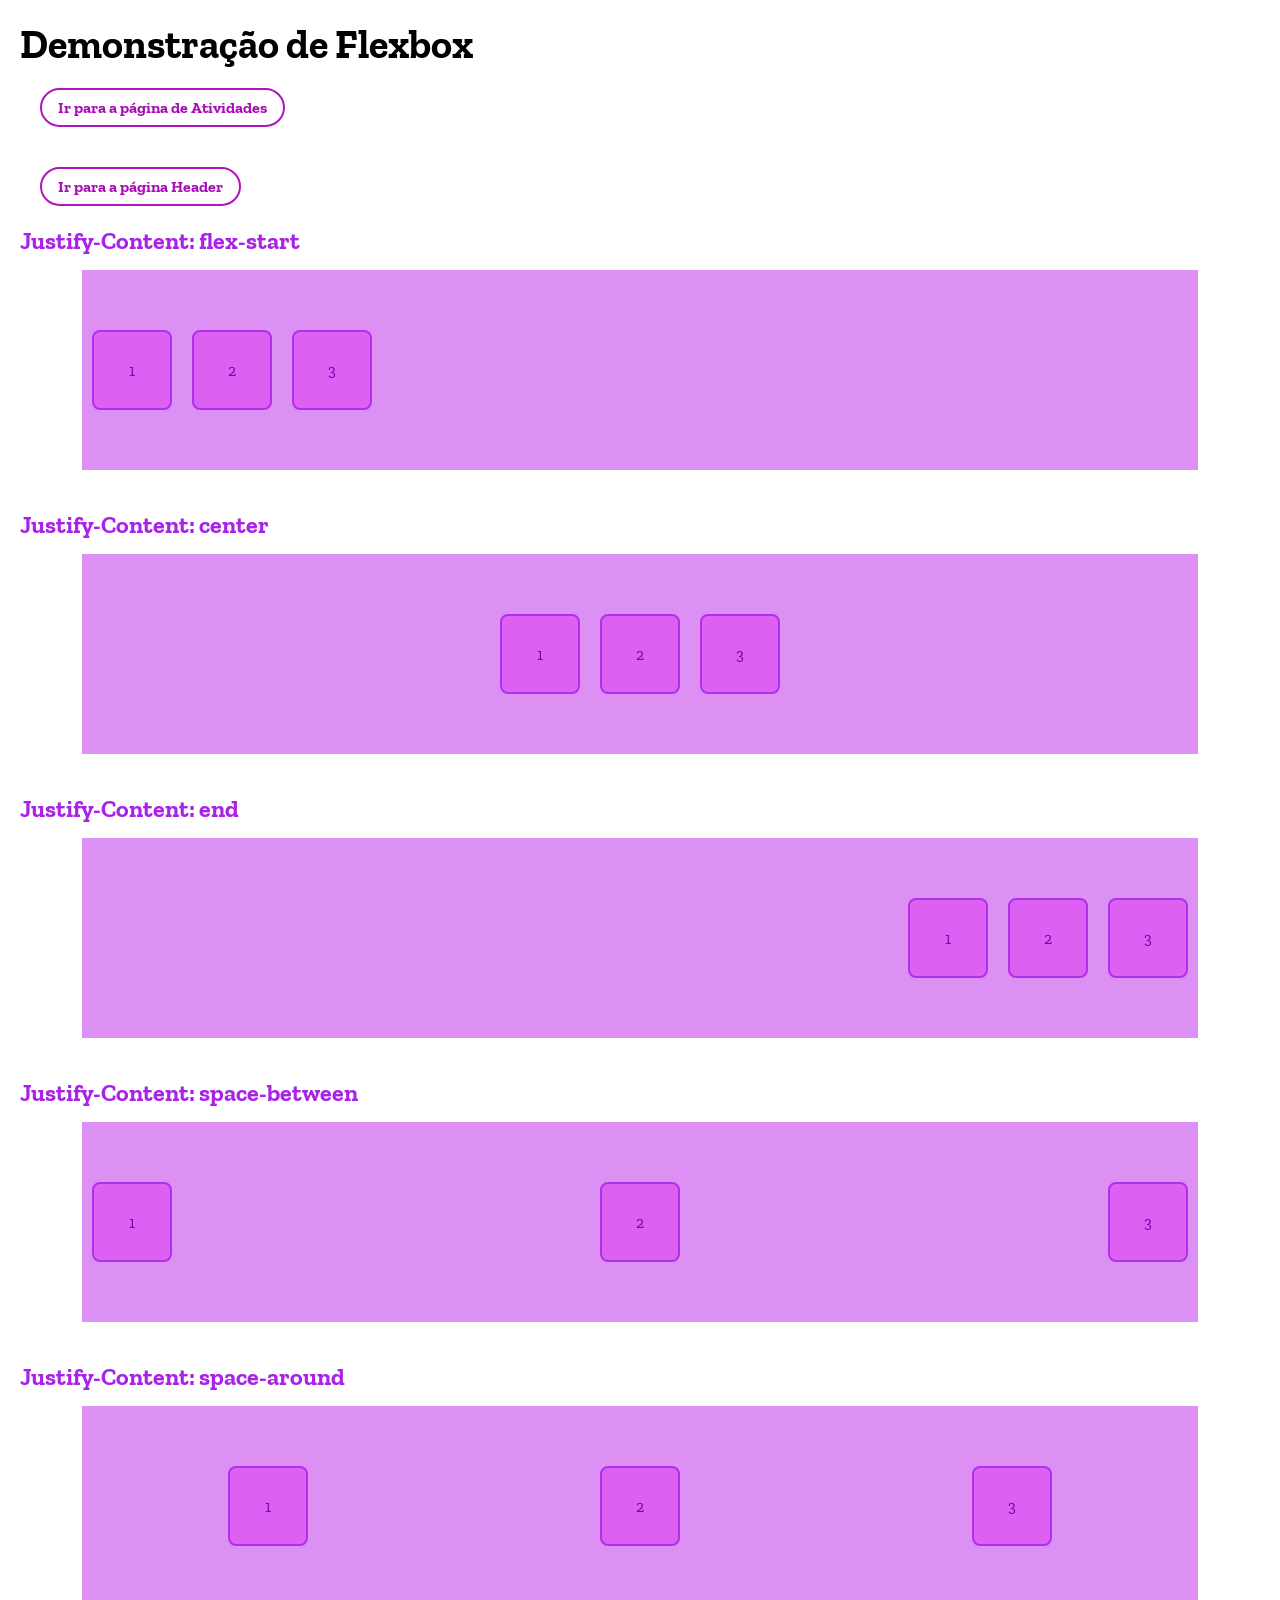
<file: index.html>
<!DOCTYPE html>
<html lang="pt-BR">
<head>
    <meta charset="UTF-8">
    <meta name="viewport" content="width=device-width, initial-scale=1.0">
    <title>Aulas LIMA</title>
    <link rel="stylesheet" href="assets/styles/index.css">
</head>
<body>
    <h1>Demonstração de Flexbox</h1>

    <div>
        <a class="navegacao" href="pages/atividades.html">Ir para a página de Atividades</a>
    </div>
    
    <div>
        <a class="navegacao" href="pages/header.html">Ir para a página Header</a>
    </div>

    <section>
        <h2>Justify-Content: flex-start</h2>

    <div class="flex-container">
         <div class = "flex-item">1</div>
         <div class = "flex-item">2</div>
         <div class = "flex-item">3</div>   
    </div>
    </section>

    <section>
        <h2>Justify-Content: center</h2>

    <div class="flex-container justify-center">
         <div class = "flex-item">1</div>
         <div class = "flex-item">2</div>
         <div class = "flex-item">3</div>   
    </div>
    </section>

    <section>
        <h2>Justify-Content: end</h2>

    <div class="flex-container justify-end">
         <div class = "flex-item">1</div>
         <div class = "flex-item">2</div>
         <div class = "flex-item">3</div>   
    </div>
    </section>
    
    <section>
        <h2>Justify-Content: space-between</h2>

    <div class="flex-container justify-between">
         <div class = "flex-item">1</div>
         <div class = "flex-item">2</div>
         <div class = "flex-item">3</div>   
    </div>
   </section>
</body>
</html>
    
    <section>
        <h2>Justify-Content: space-around</h2>

    <div class="flex-container justify-around">
         <div class = "flex-item">1</div>
         <div class = "flex-item">2</div>
         <div class = "flex-item">3</div>   
    </div>
   </section>
</body>
</html>
</file>
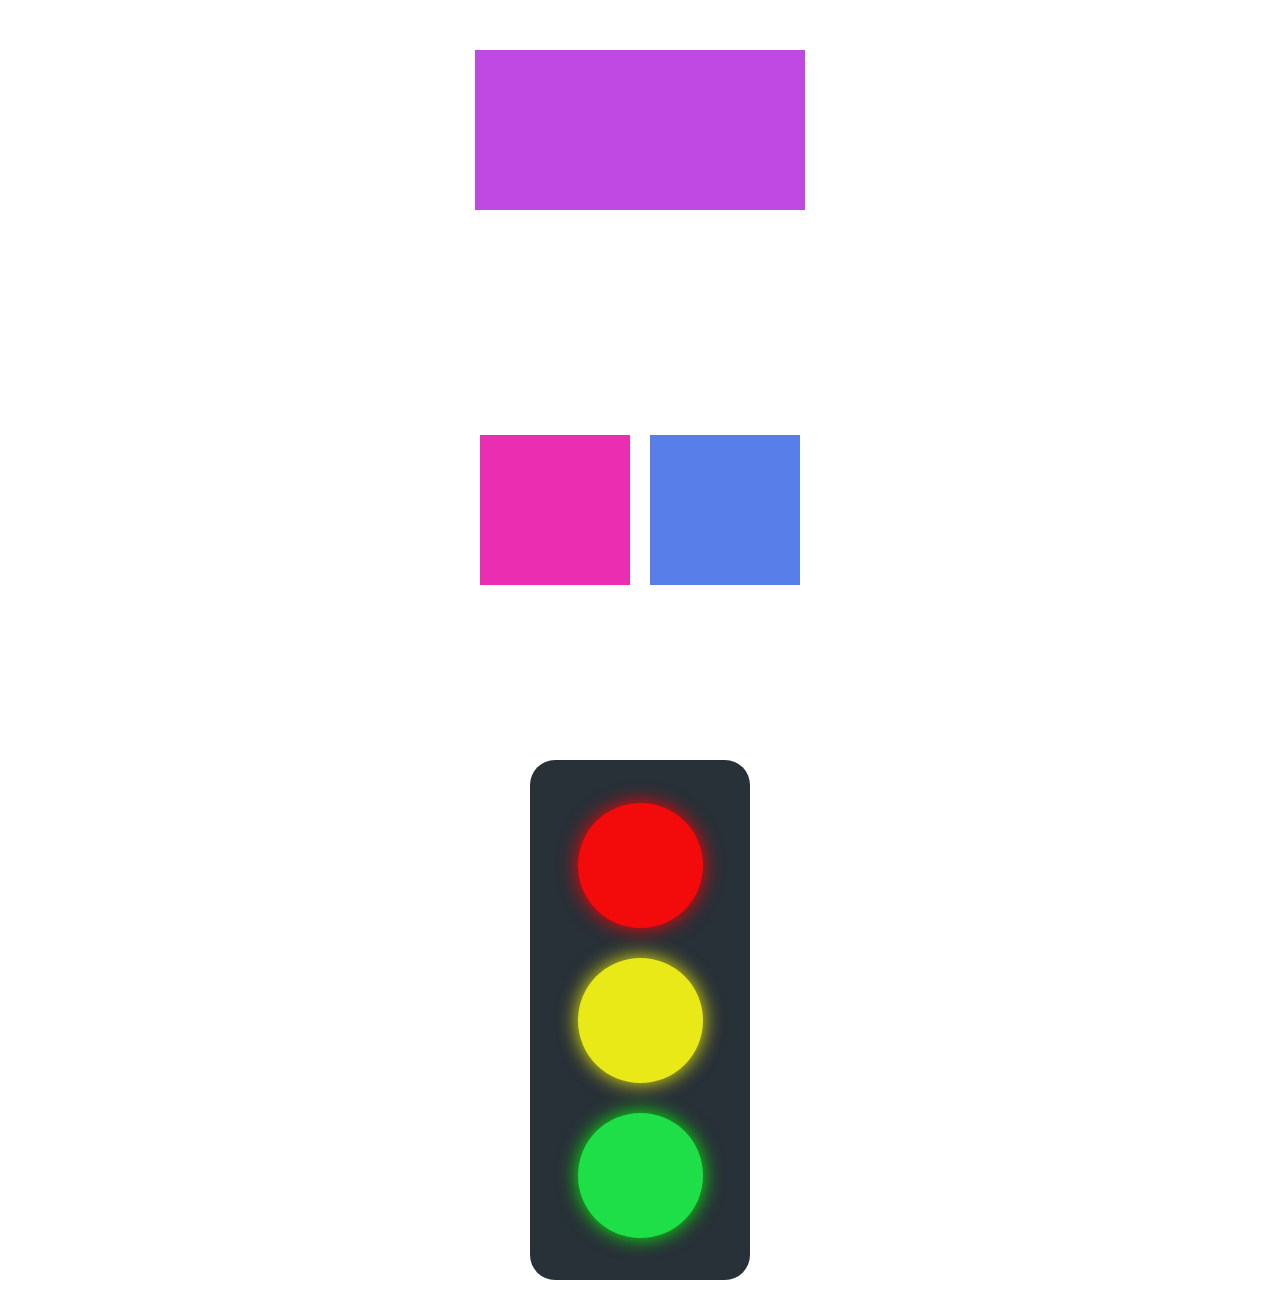
<file: pages/atividades.html>
<!DOCTYPE html>
<html lang="pt-br">
<head>
    <meta charset="UTF-8">
    <meta name="viewport" content="width=device-width, initial-scale=1.0">
    <title>Atividades LIMA</title>
    <link rel="stylesheet" href="../assets/styles/atividades.css">
</head>
<body>
    <div class="retangulo"></div>
    <div class="container">
        <div class="quadrado rosa"></div>
        <div class="quadrado azul"></div>
    </div>

    <div class="semaforo" >
        <div class="sinal vermelho"></div>
        <div class="sinal amarelo"></div>
        <div class="sinal verde"></div>
    </div>
</body>
</html>
</file>
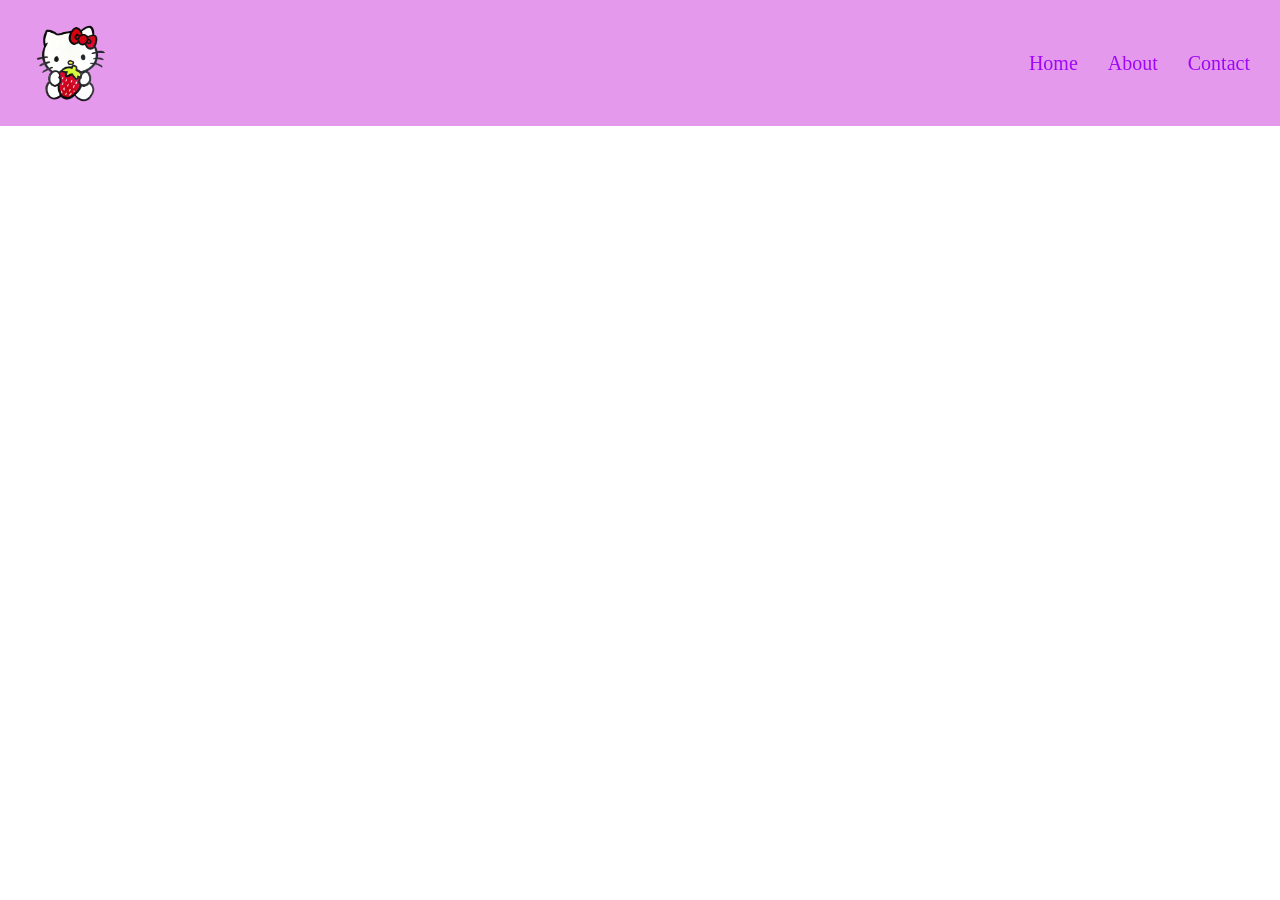
<file: pages/header.html>
<!DOCTYPE html>
<html lang="pt-br">
<head>
    <meta charset="UTF-8">
    <meta name="viewport" content="width=device-width, initial-scale=1.0">
    <title>Header</title>
    <link rel="stylesheet" href="../assets/styles/header.css">
</head>
<body>
    <header>
        <img src="../assets/images/SweetHelloKitty-Photoroom.png" width="80" alt="HelloKitty">
        
        <div class="Logo"></div>
        
        <div class="menu">
            <a href="#home">Home</a>
            <a href="#about">About</a>
            <a href="#contact">Contact</a>
        </div>
    </header>
</body>
</html>
</file>
<file: assets/styles/index.css>
@import url('https://fonts.googleapis.com/css2?family=Cormorant+Garamond:ital,wght@0,300..700;1,300..700&family=Crimson+Text:ital,wght@0,400;0,600;0,700;1,400;1,600;1,700&family=Jost:ital,wght@0,100..900;1,100..900&family=Slabo+27px&family=Zilla+Slab:ital,wght@0,300;0,400;0,500;0,600;0,700;1,300;1,400;1,500;1,600;1,700&display=swap');

* {
    margin: 0;
    padding: 0;
    box-sizing: border-box;
}

.navegacao {
    text-decoration: none;
    color: rgb(169, 13, 184);
    text-decoration: none;
    font-weight: bold;
    padding: 0.5rem 1rem;
    margin: 20px;
    border: 2px solid rgb(175, 20, 189);
    border-radius: 25px;
    display: inline-block;
    transition: all 0.5s ease;
}

.navegacao:hover {
    background-color: rgb(166, 58, 230);
    color: rgb(0, 0, 0);
}

body {
    font-family: Zilla Slab, sans-serif;
    padding: 20px;
}

h1 {
    font-size: 2.5rem;
}

section {
    margin-bottom: 40px;
}

h2 {
    margin-bottom: 15px;
    color: rgb(169, 35, 231);
}

.flex-container {
    width: 90%;
    height: 200px;
    background-color: rgb(220, 144, 243);
    margin: 0 auto 20px;
    display: flex;
    justify-content: flex-start;
    align-items: center;
}

.flex-item {
    width: 80px;
    height: 80px;
    background-color: rgb(220, 96, 241);
    border: 2px solid rgb(176, 47, 236);
    color: rgb(105, 5, 172);
    display: flex;
    justify-content: center;
    align-items: center;
    border-radius: 8px;
    margin: 10px;
}

.justify-center {
    justify-content: center;
}
.justify-end {
    justify-content: flex-end;
}

.justify-between {
    justify-content: space-between;
}

.justify-around {
    justify-content: space-around;
}
</file>
<file: assets/styles/atividades.css>
* {
    margin: 0;
    padding: 0;
    box-sizing: border-box;
}

.retangulo {
    width: 330px;
    height: 160px;
    background-color: rgb(191, 73, 226);
    margin: 50px auto;
    display: flex;
    justify-content: flex-end;
    align-items: center;
}

.container {
    display: flex;
    justify-content: center;
    align-items: center;
    height: 500px;
    gap: 20px;
}

.quadrado {
    width: 150px;
    height: 150px;
}

.rosa {
    background-color: rgb(235, 45, 178);
}

.azul {
    background-color: rgb(88, 127, 233);
}

.semaforo {
    display: flex;
    flex-direction: column;
    align-items: center;
    justify-content: center;
    height: 520px;
    gap: 30px;
    background-color: rgb(40, 48, 56);
    width: 220px;
    border-radius: 25px;
    margin: 0 auto 30px;
}

.sinal {
    width: 125px;
    height: 125px;
    border-radius: 50%;
}

.verde {
    background-color: rgb(31, 223, 72);
    box-shadow: 0 0 20px rgb(11, 241, 11);
}

.amarelo {
    background-color: rgb(233, 233, 24);
    box-shadow: 0 0 20px rgb(240, 240, 6);
}

.vermelho {
    background-color: rgb(243, 10, 10);
    box-shadow: 0 0 20px #ff0000;
}
</file>
<file: assets/styles/header.css>
* {
    margin: 0;
    padding: 0;
    box-sizing: border-box;
}

header {
    background-color: #e599ec;
    color: rgb(145, 19, 230);
    padding: 15px 30px;
    display: flex;
    justify-content: space-between;
    align-items: center;
}

.Logo {
    font-size: 30px;
    font-weight: bold;
}

.menu {
    display: flex;
    gap: 30px;
}

.menu a {
    color: rgb(157, 7, 245);
    text-decoration: none;
    font-size: 20px;
    transition: color 0.3s;
}

.menu a:hover {
    color: rgb(245, 5, 185);
}
</file>
